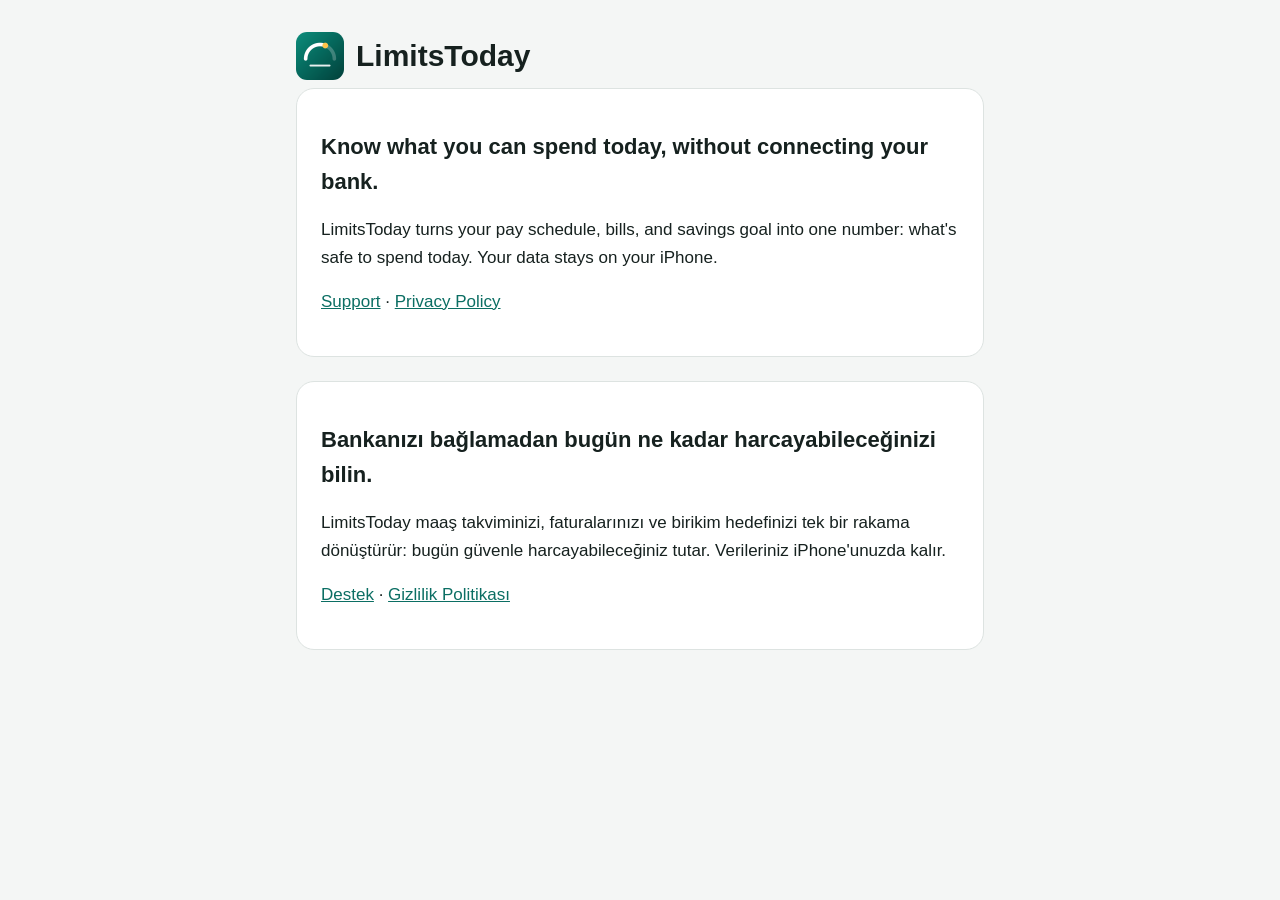
<file: index.html>
<!doctype html>
<html lang="en">
<head>
  <meta charset="utf-8">
  <meta name="viewport" content="width=device-width, initial-scale=1">
  <title>LimitsToday</title>
  <meta name="description" content="Know what you can spend today, without connecting your bank.">
  <link rel="stylesheet" href="style.css">
</head>
<body>
<main>
  <header>
    <img src="icon.png" alt="">
    <h1>LimitsToday</h1>
  </header>

  <section class="card" lang="en">
    <h2>Know what you can spend today, without connecting your bank.</h2>
    <p>LimitsToday turns your pay schedule, bills, and savings goal into one number: what's safe to spend today. Your data stays on your iPhone.</p>
    <p><a href="support.html#en">Support</a> · <a href="privacy.html#en">Privacy Policy</a></p>
  </section>

  <section class="card" lang="tr">
    <h2>Bankanızı bağlamadan bugün ne kadar harcayabileceğinizi bilin.</h2>
    <p>LimitsToday maaş takviminizi, faturalarınızı ve birikim hedefinizi tek bir rakama dönüştürür: bugün güvenle harcayabileceğiniz tutar. Verileriniz iPhone'unuzda kalır.</p>
    <p><a href="support.html#tr">Destek</a> · <a href="privacy.html#tr">Gizlilik Politikası</a></p>
  </section>
</main>
</body>
</html>
</file>
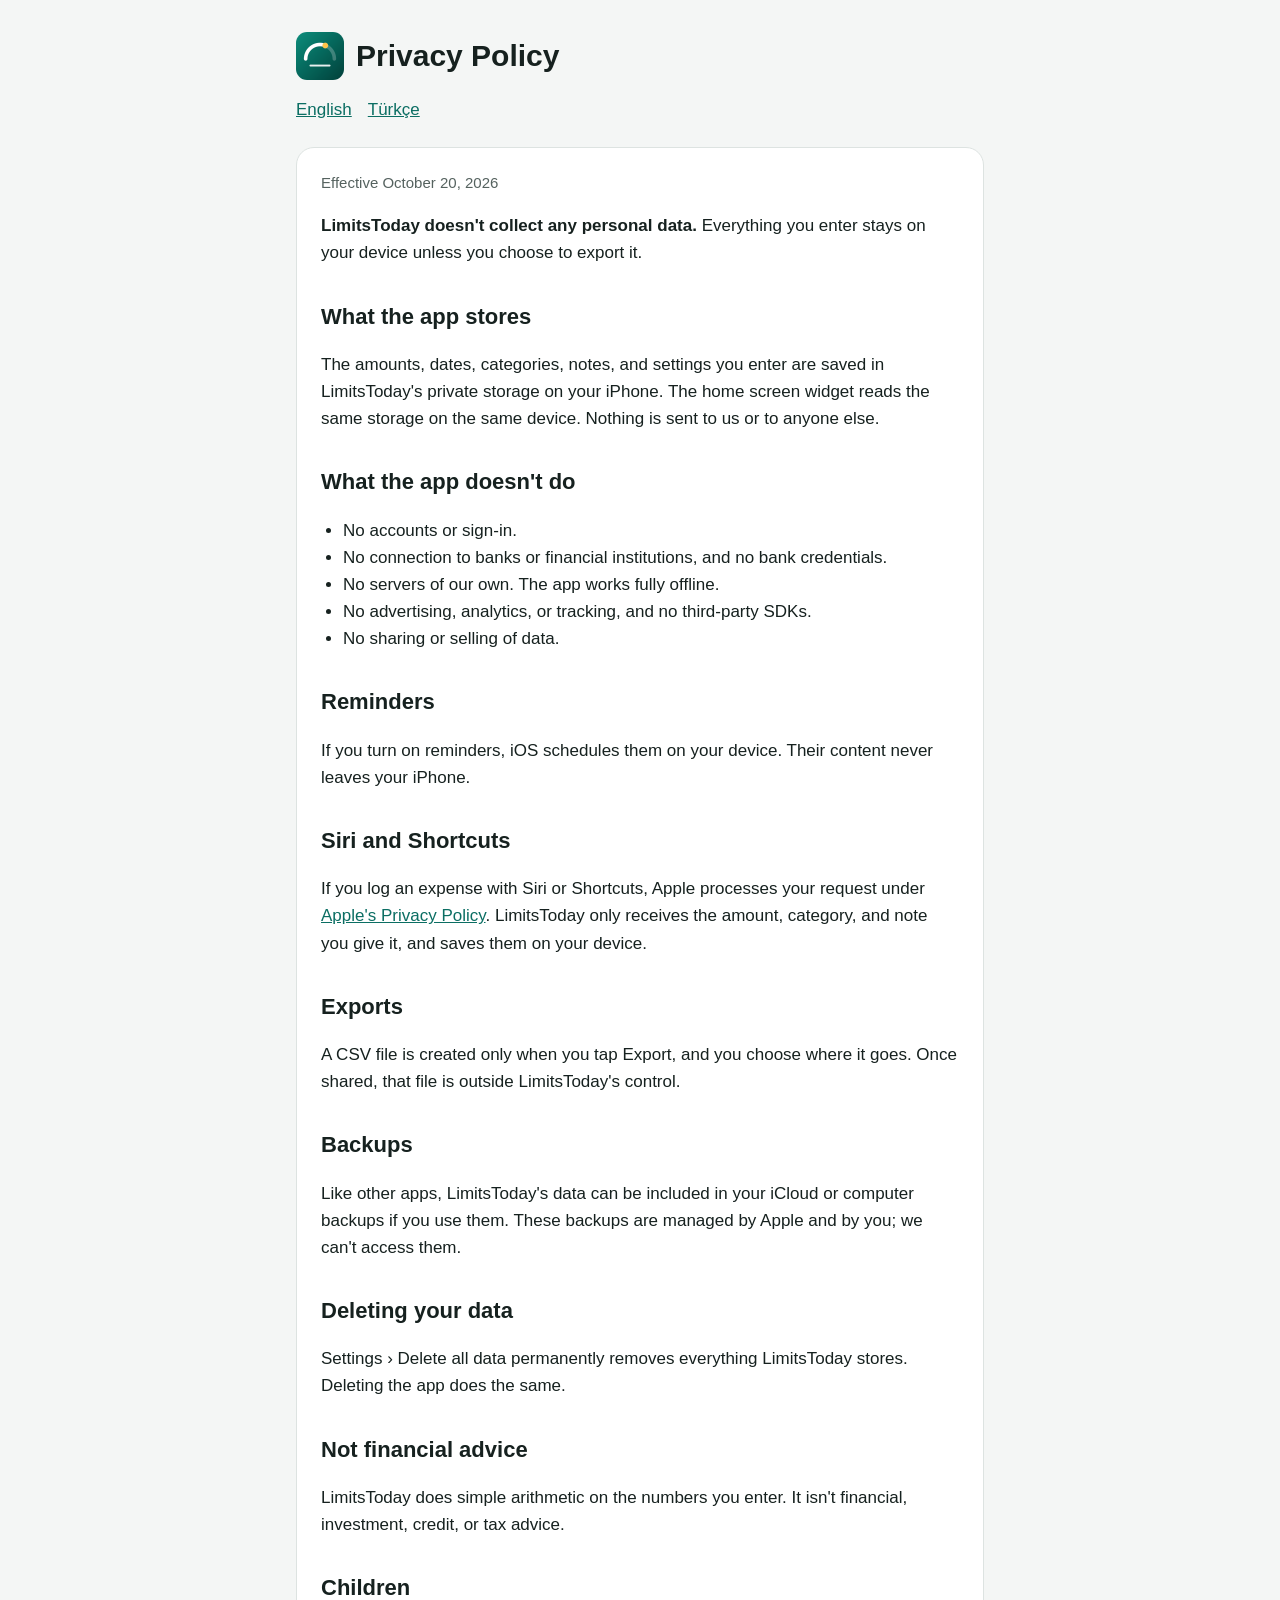
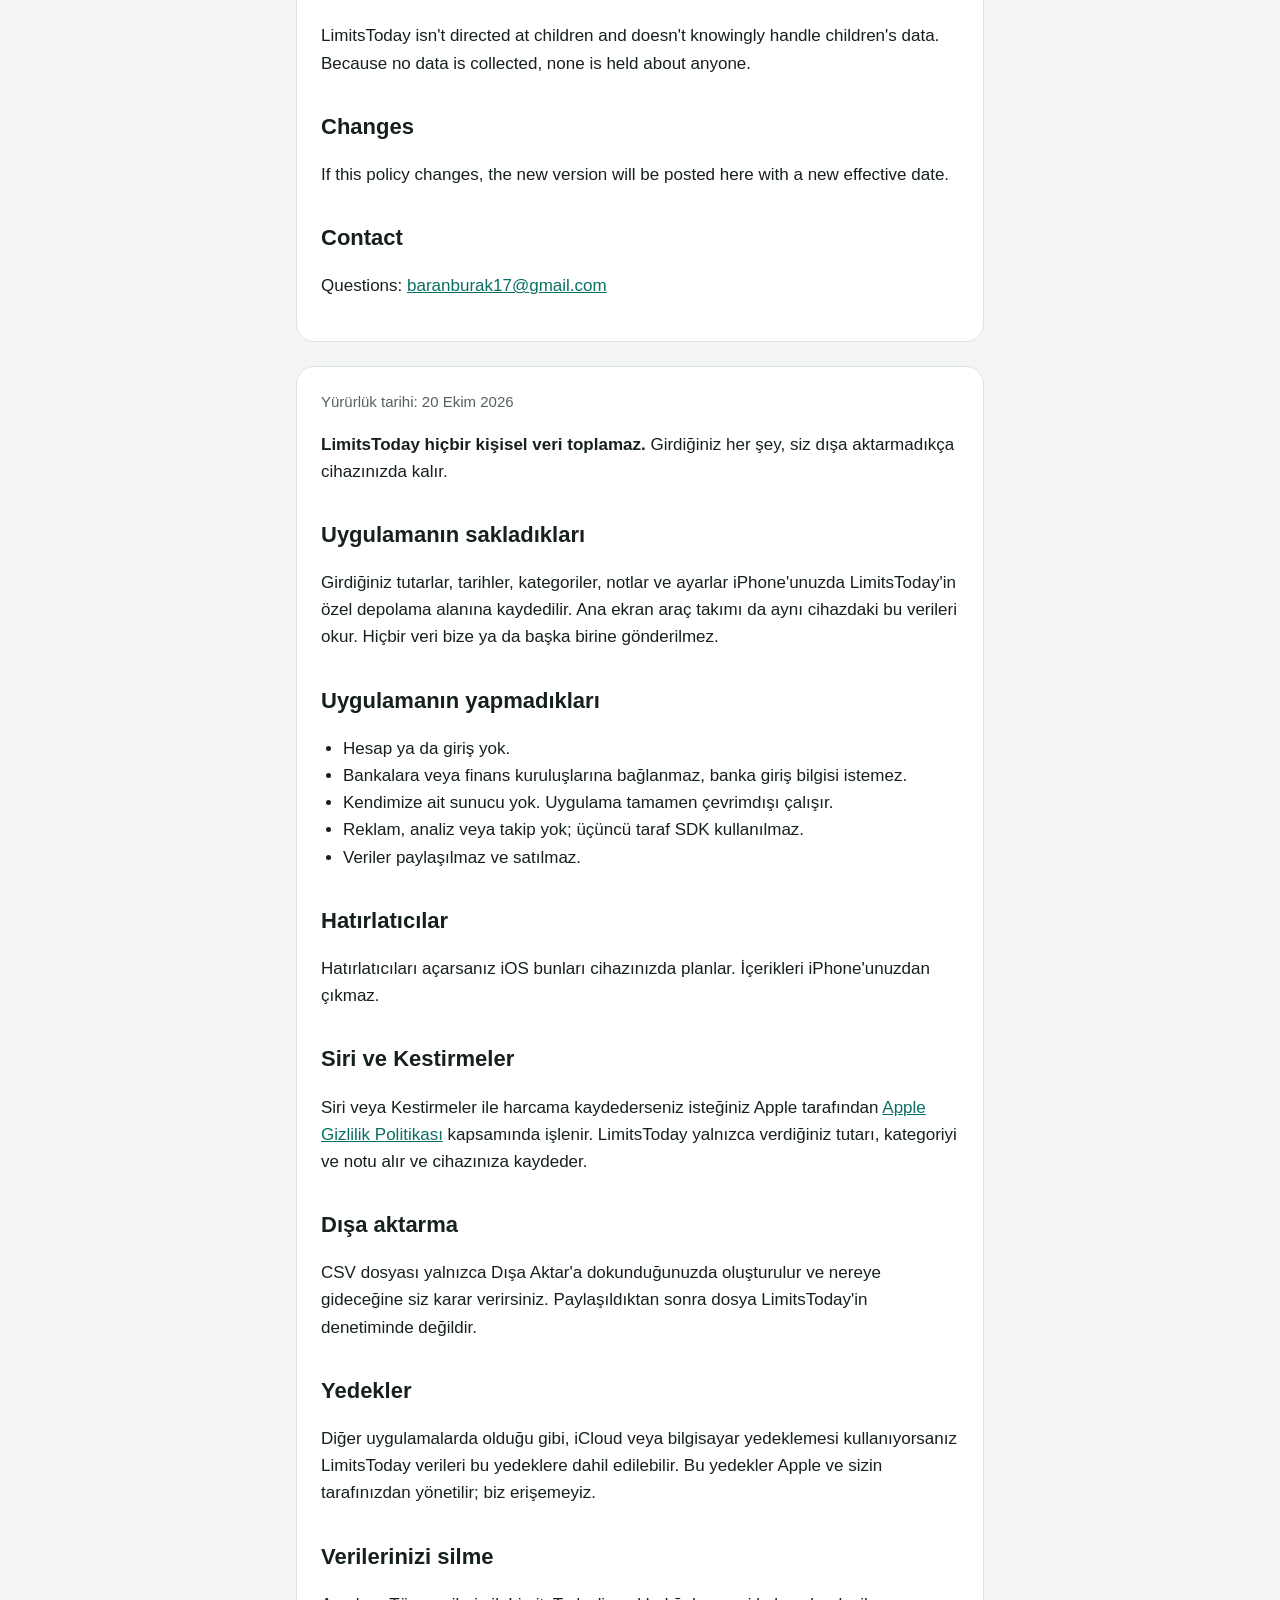
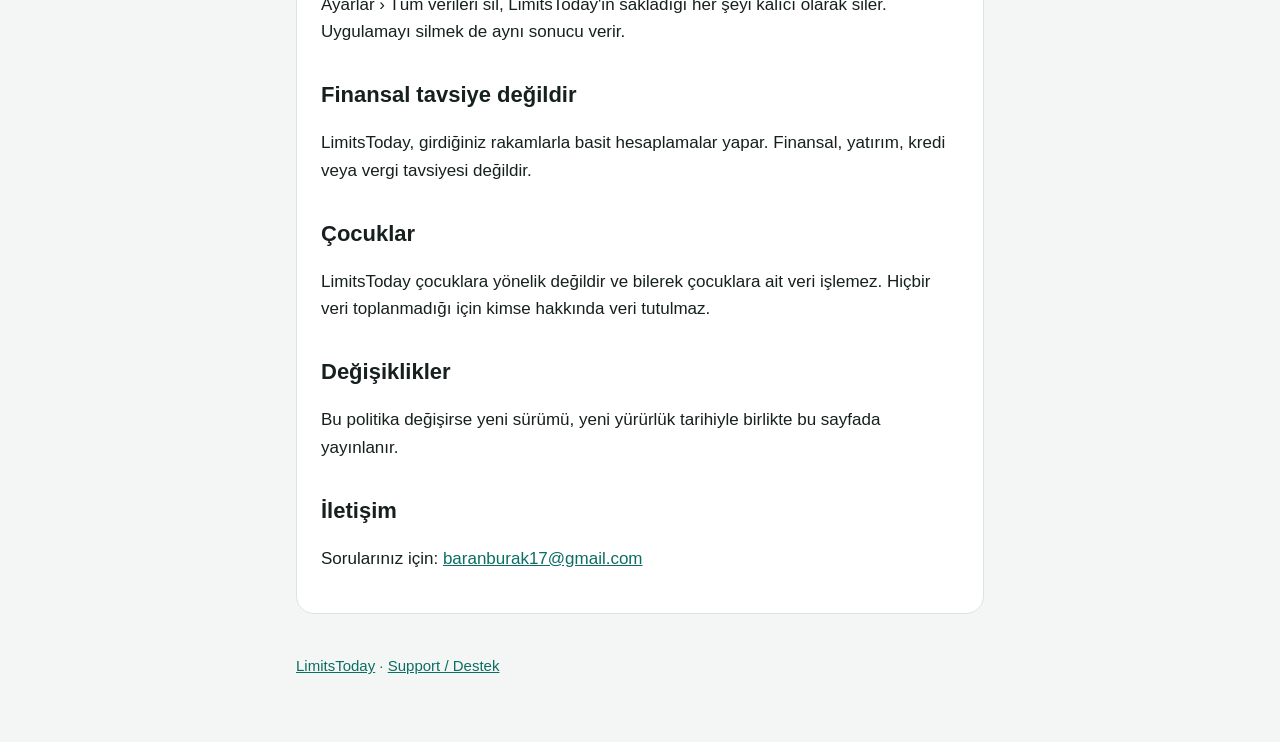
<file: privacy.html>
<!doctype html>
<html lang="en">
<head>
  <meta charset="utf-8">
  <meta name="viewport" content="width=device-width, initial-scale=1">
  <title>LimitsToday Privacy Policy</title>
  <meta name="description" content="LimitsToday keeps your financial data on your device. No accounts, no bank connections, no analytics.">
  <link rel="stylesheet" href="style.css">
</head>
<body>
<main>
  <header>
    <img src="icon.png" alt="">
    <h1>Privacy Policy</h1>
  </header>
  <nav class="lang" aria-label="Language">
    <a href="#en">English</a>
    <a href="#tr" hreflang="tr">Türkçe</a>
  </nav>

  <section class="card" id="en" lang="en">
    <p class="muted">Effective October 20, 2026</p>
    <p><strong>LimitsToday doesn't collect any personal data.</strong> Everything you enter stays on your device unless you choose to export it.</p>

    <h2>What the app stores</h2>
    <p>The amounts, dates, categories, notes, and settings you enter are saved in LimitsToday's private storage on your iPhone. The home screen widget reads the same storage on the same device. Nothing is sent to us or to anyone else.</p>

    <h2>What the app doesn't do</h2>
    <ul>
      <li>No accounts or sign-in.</li>
      <li>No connection to banks or financial institutions, and no bank credentials.</li>
      <li>No servers of our own. The app works fully offline.</li>
      <li>No advertising, analytics, or tracking, and no third-party SDKs.</li>
      <li>No sharing or selling of data.</li>
    </ul>

    <h2>Reminders</h2>
    <p>If you turn on reminders, iOS schedules them on your device. Their content never leaves your iPhone.</p>

    <h2>Siri and Shortcuts</h2>
    <p>If you log an expense with Siri or Shortcuts, Apple processes your request under <a href="https://www.apple.com/legal/privacy/">Apple's Privacy Policy</a>. LimitsToday only receives the amount, category, and note you give it, and saves them on your device.</p>

    <h2>Exports</h2>
    <p>A CSV file is created only when you tap Export, and you choose where it goes. Once shared, that file is outside LimitsToday's control.</p>

    <h2>Backups</h2>
    <p>Like other apps, LimitsToday's data can be included in your iCloud or computer backups if you use them. These backups are managed by Apple and by you; we can't access them.</p>

    <h2>Deleting your data</h2>
    <p>Settings › Delete all data permanently removes everything LimitsToday stores. Deleting the app does the same.</p>

    <h2>Not financial advice</h2>
    <p>LimitsToday does simple arithmetic on the numbers you enter. It isn't financial, investment, credit, or tax advice.</p>

    <h2>Children</h2>
    <p>LimitsToday isn't directed at children and doesn't knowingly handle children's data. Because no data is collected, none is held about anyone.</p>

    <h2>Changes</h2>
    <p>If this policy changes, the new version will be posted here with a new effective date.</p>

    <h2>Contact</h2>
    <p>Questions: <a href="mailto:baranburak17@gmail.com">baranburak17@gmail.com</a></p>
  </section>

  <section class="card" id="tr" lang="tr">
    <p class="muted">Yürürlük tarihi: 20 Ekim 2026</p>
    <p><strong>LimitsToday hiçbir kişisel veri toplamaz.</strong> Girdiğiniz her şey, siz dışa aktarmadıkça cihazınızda kalır.</p>

    <h2>Uygulamanın sakladıkları</h2>
    <p>Girdiğiniz tutarlar, tarihler, kategoriler, notlar ve ayarlar iPhone'unuzda LimitsToday'in özel depolama alanına kaydedilir. Ana ekran araç takımı da aynı cihazdaki bu verileri okur. Hiçbir veri bize ya da başka birine gönderilmez.</p>

    <h2>Uygulamanın yapmadıkları</h2>
    <ul>
      <li>Hesap ya da giriş yok.</li>
      <li>Bankalara veya finans kuruluşlarına bağlanmaz, banka giriş bilgisi istemez.</li>
      <li>Kendimize ait sunucu yok. Uygulama tamamen çevrimdışı çalışır.</li>
      <li>Reklam, analiz veya takip yok; üçüncü taraf SDK kullanılmaz.</li>
      <li>Veriler paylaşılmaz ve satılmaz.</li>
    </ul>

    <h2>Hatırlatıcılar</h2>
    <p>Hatırlatıcıları açarsanız iOS bunları cihazınızda planlar. İçerikleri iPhone'unuzdan çıkmaz.</p>

    <h2>Siri ve Kestirmeler</h2>
    <p>Siri veya Kestirmeler ile harcama kaydederseniz isteğiniz Apple tarafından <a href="https://www.apple.com/tr/legal/privacy/">Apple Gizlilik Politikası</a> kapsamında işlenir. LimitsToday yalnızca verdiğiniz tutarı, kategoriyi ve notu alır ve cihazınıza kaydeder.</p>

    <h2>Dışa aktarma</h2>
    <p>CSV dosyası yalnızca Dışa Aktar'a dokunduğunuzda oluşturulur ve nereye gideceğine siz karar verirsiniz. Paylaşıldıktan sonra dosya LimitsToday'in denetiminde değildir.</p>

    <h2>Yedekler</h2>
    <p>Diğer uygulamalarda olduğu gibi, iCloud veya bilgisayar yedeklemesi kullanıyorsanız LimitsToday verileri bu yedeklere dahil edilebilir. Bu yedekler Apple ve sizin tarafınızdan yönetilir; biz erişemeyiz.</p>

    <h2>Verilerinizi silme</h2>
    <p>Ayarlar › Tüm verileri sil, LimitsToday'in sakladığı her şeyi kalıcı olarak siler. Uygulamayı silmek de aynı sonucu verir.</p>

    <h2>Finansal tavsiye değildir</h2>
    <p>LimitsToday, girdiğiniz rakamlarla basit hesaplamalar yapar. Finansal, yatırım, kredi veya vergi tavsiyesi değildir.</p>

    <h2>Çocuklar</h2>
    <p>LimitsToday çocuklara yönelik değildir ve bilerek çocuklara ait veri işlemez. Hiçbir veri toplanmadığı için kimse hakkında veri tutulmaz.</p>

    <h2>Değişiklikler</h2>
    <p>Bu politika değişirse yeni sürümü, yeni yürürlük tarihiyle birlikte bu sayfada yayınlanır.</p>

    <h2>İletişim</h2>
    <p>Sorularınız için: <a href="mailto:baranburak17@gmail.com">baranburak17@gmail.com</a></p>
  </section>

  <footer class="muted"><a href="index.html">LimitsToday</a> · <a href="support.html">Support / Destek</a></footer>
</main>
</body>
</html>
</file>
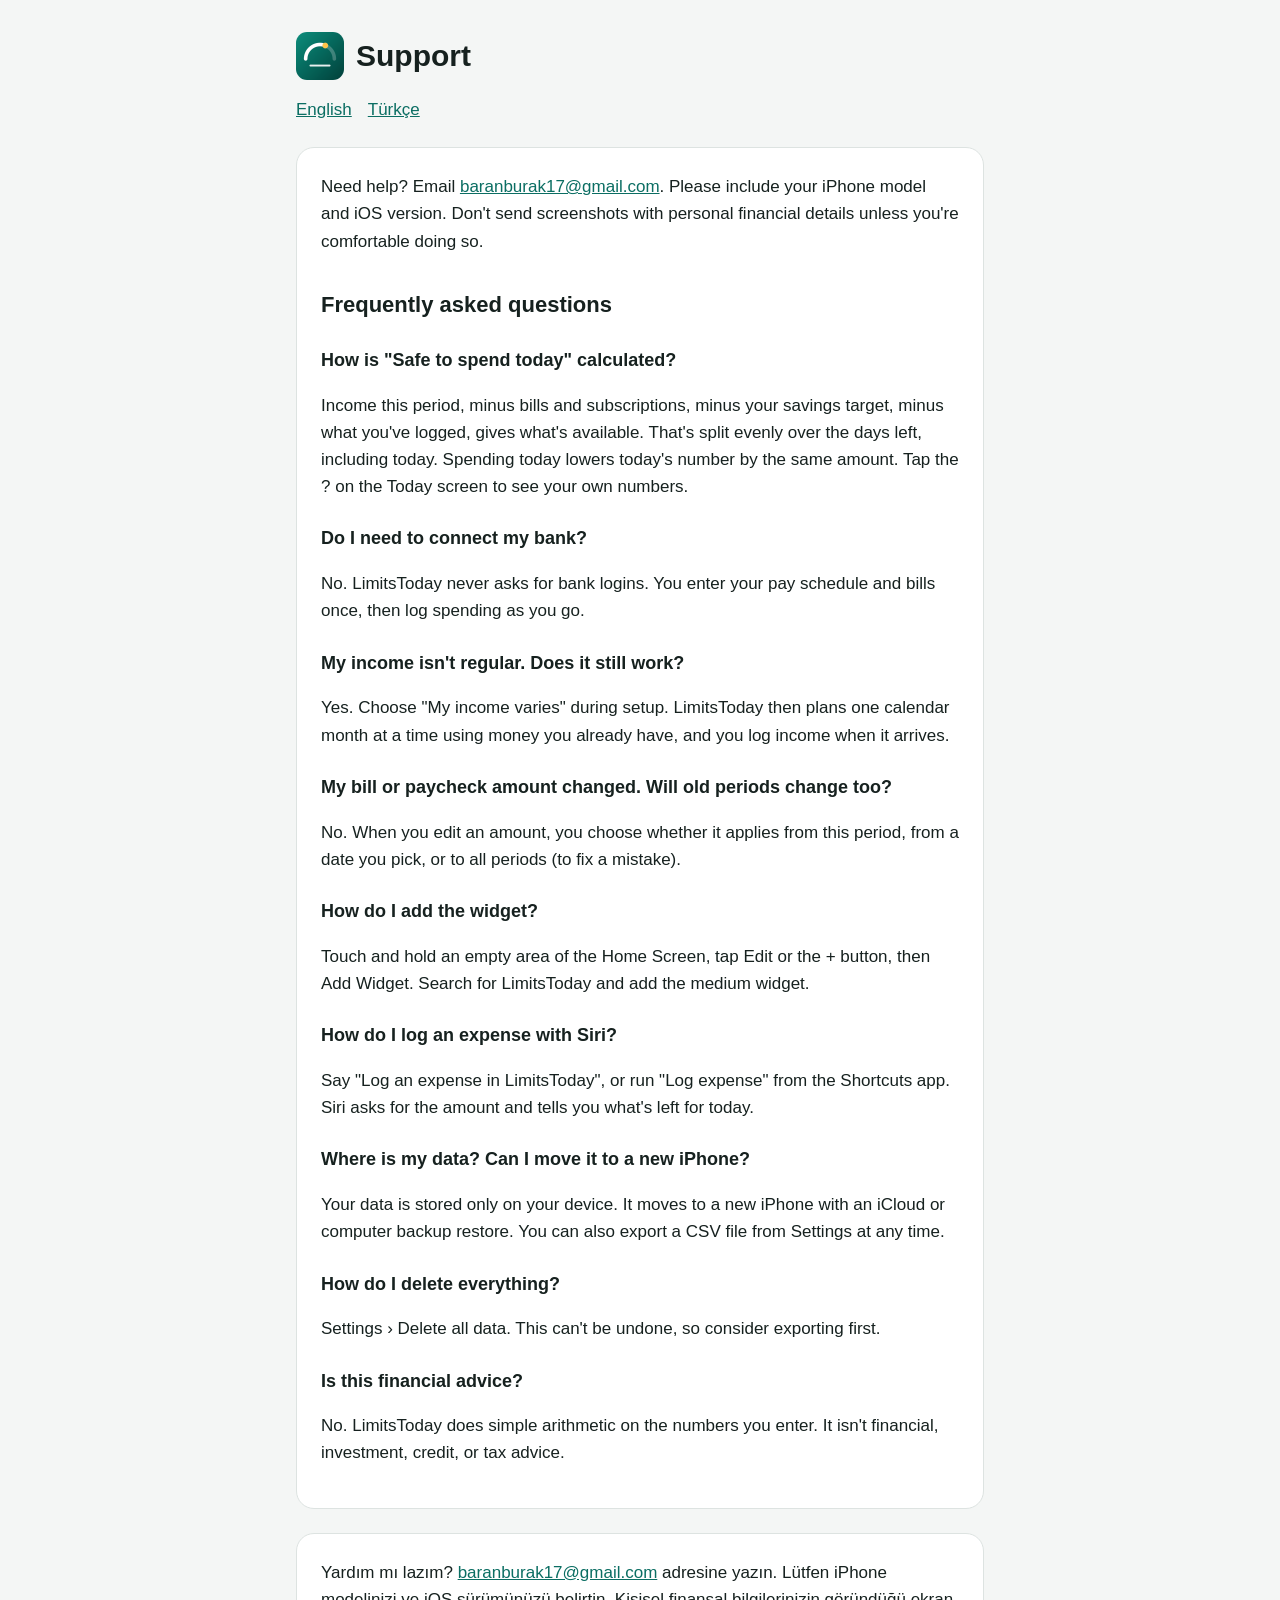
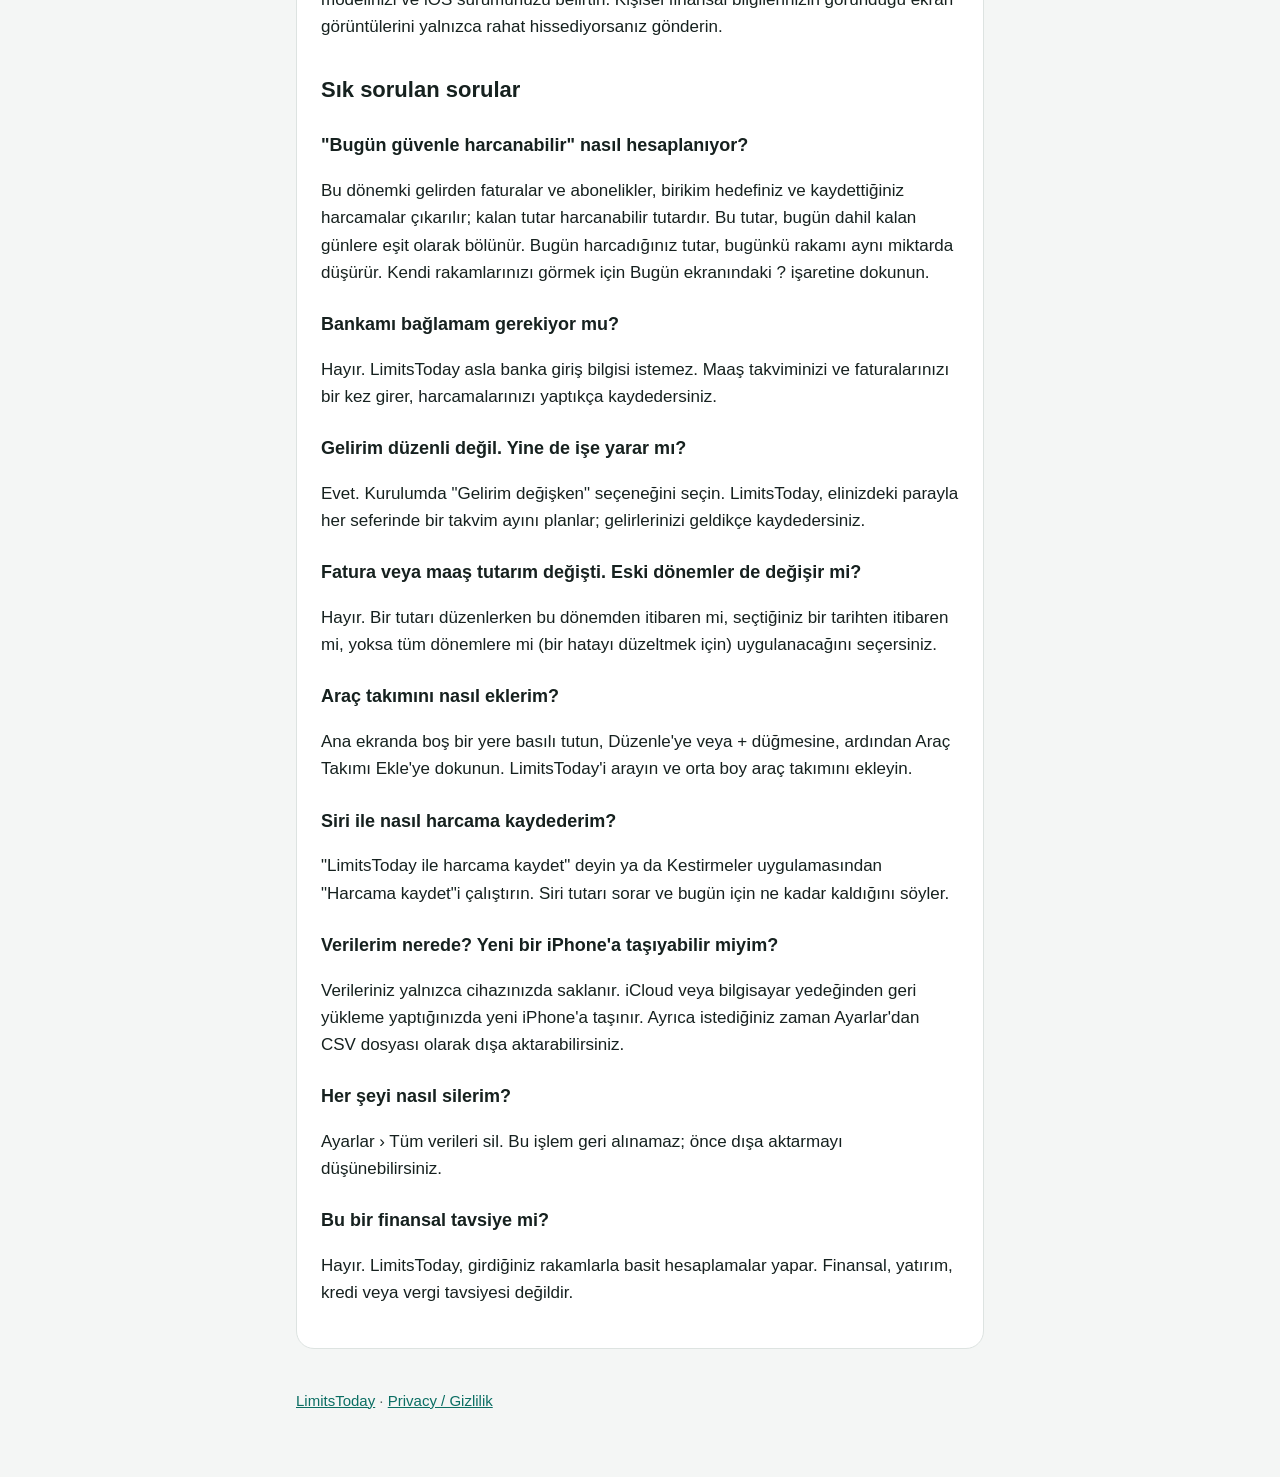
<file: support.html>
<!doctype html>
<html lang="en">
<head>
  <meta charset="utf-8">
  <meta name="viewport" content="width=device-width, initial-scale=1">
  <title>LimitsToday Support</title>
  <meta name="description" content="Help with LimitsToday: how today's number is calculated, your data, the widget, and Siri.">
  <link rel="stylesheet" href="style.css">
</head>
<body>
<main>
  <header>
    <img src="icon.png" alt="">
    <h1>Support</h1>
  </header>
  <nav class="lang" aria-label="Language">
    <a href="#en">English</a>
    <a href="#tr" hreflang="tr">Türkçe</a>
  </nav>

  <section class="card" id="en" lang="en">
    <p>Need help? Email <a href="mailto:baranburak17@gmail.com">baranburak17@gmail.com</a>. Please include your iPhone model and iOS version. Don't send screenshots with personal financial details unless you're comfortable doing so.</p>

    <h2>Frequently asked questions</h2>

    <h3>How is "Safe to spend today" calculated?</h3>
    <p>Income this period, minus bills and subscriptions, minus your savings target, minus what you've logged, gives what's available. That's split evenly over the days left, including today. Spending today lowers today's number by the same amount. Tap the ? on the Today screen to see your own numbers.</p>

    <h3>Do I need to connect my bank?</h3>
    <p>No. LimitsToday never asks for bank logins. You enter your pay schedule and bills once, then log spending as you go.</p>

    <h3>My income isn't regular. Does it still work?</h3>
    <p>Yes. Choose "My income varies" during setup. LimitsToday then plans one calendar month at a time using money you already have, and you log income when it arrives.</p>

    <h3>My bill or paycheck amount changed. Will old periods change too?</h3>
    <p>No. When you edit an amount, you choose whether it applies from this period, from a date you pick, or to all periods (to fix a mistake).</p>

    <h3>How do I add the widget?</h3>
    <p>Touch and hold an empty area of the Home Screen, tap Edit or the + button, then Add Widget. Search for LimitsToday and add the medium widget.</p>

    <h3>How do I log an expense with Siri?</h3>
    <p>Say "Log an expense in LimitsToday", or run "Log expense" from the Shortcuts app. Siri asks for the amount and tells you what's left for today.</p>

    <h3>Where is my data? Can I move it to a new iPhone?</h3>
    <p>Your data is stored only on your device. It moves to a new iPhone with an iCloud or computer backup restore. You can also export a CSV file from Settings at any time.</p>

    <h3>How do I delete everything?</h3>
    <p>Settings › Delete all data. This can't be undone, so consider exporting first.</p>

    <h3>Is this financial advice?</h3>
    <p>No. LimitsToday does simple arithmetic on the numbers you enter. It isn't financial, investment, credit, or tax advice.</p>
  </section>

  <section class="card" id="tr" lang="tr">
    <p>Yardım mı lazım? <a href="mailto:baranburak17@gmail.com">baranburak17@gmail.com</a> adresine yazın. Lütfen iPhone modelinizi ve iOS sürümünüzü belirtin. Kişisel finansal bilgilerinizin göründüğü ekran görüntülerini yalnızca rahat hissediyorsanız gönderin.</p>

    <h2>Sık sorulan sorular</h2>

    <h3>"Bugün güvenle harcanabilir" nasıl hesaplanıyor?</h3>
    <p>Bu dönemki gelirden faturalar ve abonelikler, birikim hedefiniz ve kaydettiğiniz harcamalar çıkarılır; kalan tutar harcanabilir tutardır. Bu tutar, bugün dahil kalan günlere eşit olarak bölünür. Bugün harcadığınız tutar, bugünkü rakamı aynı miktarda düşürür. Kendi rakamlarınızı görmek için Bugün ekranındaki ? işaretine dokunun.</p>

    <h3>Bankamı bağlamam gerekiyor mu?</h3>
    <p>Hayır. LimitsToday asla banka giriş bilgisi istemez. Maaş takviminizi ve faturalarınızı bir kez girer, harcamalarınızı yaptıkça kaydedersiniz.</p>

    <h3>Gelirim düzenli değil. Yine de işe yarar mı?</h3>
    <p>Evet. Kurulumda "Gelirim değişken" seçeneğini seçin. LimitsToday, elinizdeki parayla her seferinde bir takvim ayını planlar; gelirlerinizi geldikçe kaydedersiniz.</p>

    <h3>Fatura veya maaş tutarım değişti. Eski dönemler de değişir mi?</h3>
    <p>Hayır. Bir tutarı düzenlerken bu dönemden itibaren mi, seçtiğiniz bir tarihten itibaren mi, yoksa tüm dönemlere mi (bir hatayı düzeltmek için) uygulanacağını seçersiniz.</p>

    <h3>Araç takımını nasıl eklerim?</h3>
    <p>Ana ekranda boş bir yere basılı tutun, Düzenle'ye veya + düğmesine, ardından Araç Takımı Ekle'ye dokunun. LimitsToday'i arayın ve orta boy araç takımını ekleyin.</p>

    <h3>Siri ile nasıl harcama kaydederim?</h3>
    <p>"LimitsToday ile harcama kaydet" deyin ya da Kestirmeler uygulamasından "Harcama kaydet"i çalıştırın. Siri tutarı sorar ve bugün için ne kadar kaldığını söyler.</p>

    <h3>Verilerim nerede? Yeni bir iPhone'a taşıyabilir miyim?</h3>
    <p>Verileriniz yalnızca cihazınızda saklanır. iCloud veya bilgisayar yedeğinden geri yükleme yaptığınızda yeni iPhone'a taşınır. Ayrıca istediğiniz zaman Ayarlar'dan CSV dosyası olarak dışa aktarabilirsiniz.</p>

    <h3>Her şeyi nasıl silerim?</h3>
    <p>Ayarlar › Tüm verileri sil. Bu işlem geri alınamaz; önce dışa aktarmayı düşünebilirsiniz.</p>

    <h3>Bu bir finansal tavsiye mi?</h3>
    <p>Hayır. LimitsToday, girdiğiniz rakamlarla basit hesaplamalar yapar. Finansal, yatırım, kredi veya vergi tavsiyesi değildir.</p>
  </section>

  <footer class="muted"><a href="index.html">LimitsToday</a> · <a href="privacy.html">Privacy / Gizlilik</a></footer>
</main>
</body>
</html>
</file>
<file: style.css>
:root {
  --bg: #f4f6f5; --card: #ffffff; --text: #16211f; --muted: #55625f; --accent: #0b6e63; --border: #dde3e1;
  color-scheme: light dark;
}
@media (prefers-color-scheme: dark) {
  :root { --bg: #0e1413; --card: #18201f; --text: #e8eeec; --muted: #a3b0ad; --accent: #4fd1bc; --border: #2a3533; }
}
* { box-sizing: border-box; }
body {
  margin: 0; background: var(--bg); color: var(--text);
  font: 17px/1.6 -apple-system, BlinkMacSystemFont, "Segoe UI", Roboto, sans-serif;
}
main { max-width: 720px; margin: 0 auto; padding: 32px 16px 64px; }
header { display: flex; align-items: center; gap: 12px; margin-bottom: 8px; }
header img { width: 48px; height: 48px; border-radius: 11px; }
h1 { font-size: 30px; line-height: 1.2; margin: 0; }
h2 { font-size: 22px; margin: 32px 0 8px; }
h3 { font-size: 18px; margin: 24px 0 4px; }
p, li { color: var(--text); }
.muted { color: var(--muted); font-size: 15px; }
a { color: var(--accent); }
nav.lang { margin: 16px 0 24px; display: flex; gap: 16px; flex-wrap: wrap; }
section.card {
  background: var(--card); border: 1px solid var(--border); border-radius: 18px;
  padding: 8px 24px 24px; margin-bottom: 24px;
}
ul { padding-left: 22px; }
footer { margin-top: 40px; }
</file>
